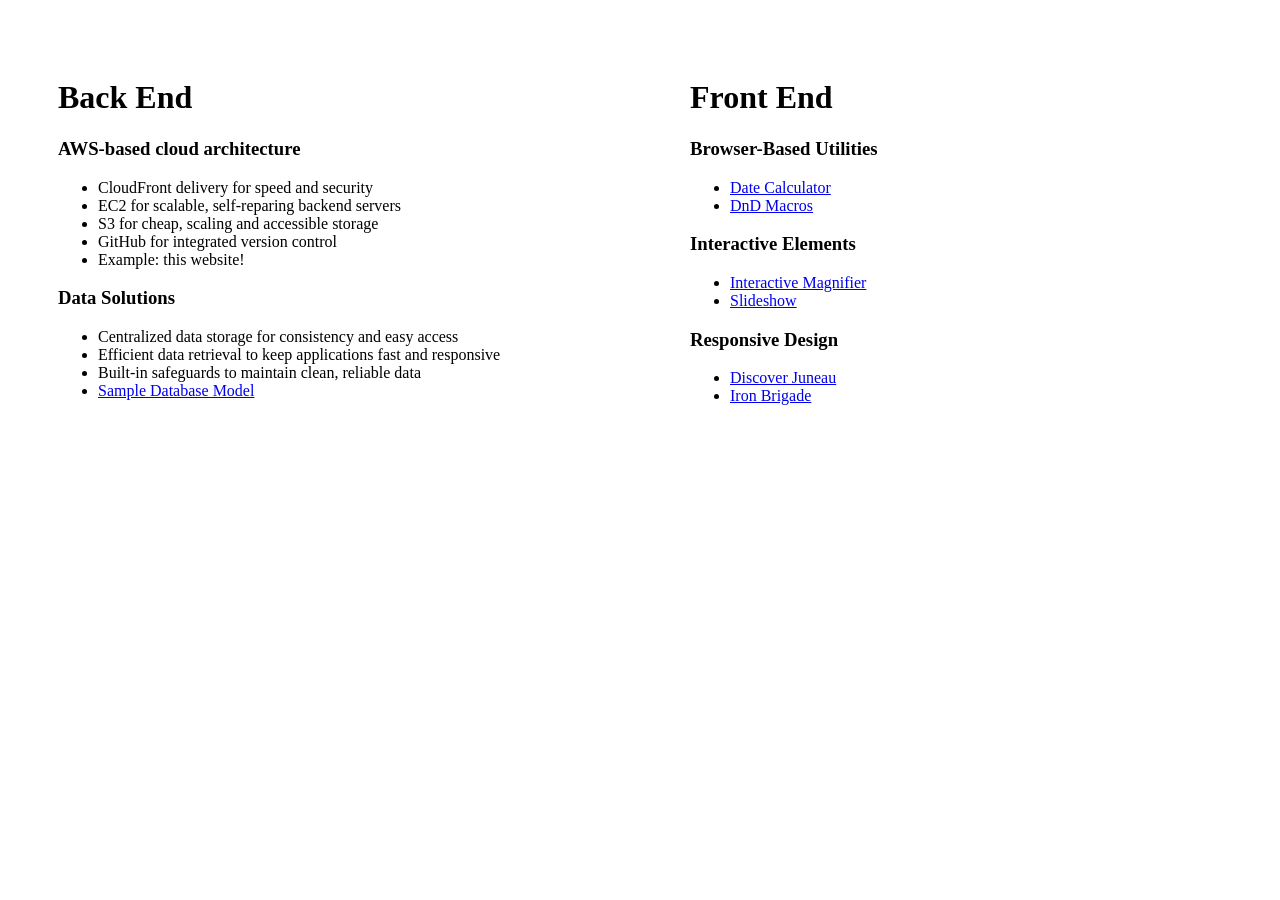
<file: index.html>
<!DOCTYPE html>
<html lang="en">
<head>
  <meta charset="UTF-8">
  <meta name="viewport" content="width=device-width, initial-scale=1.0">
  <link rel="stylesheet" href="style.css">
  <title>Devion Rehbein</title>
</head>
<body>
  <div>
    <h1>Back End</h1>
    <h3>AWS-based cloud architecture</h3>
    <ul>
      <li>CloudFront delivery for speed and security</li>
      <li>EC2 for scalable, self-reparing backend servers</li>
      <li>S3 for cheap, scaling and accessible storage</li>
      <li>GitHub for integrated version control</li>
      <li>Example: this website!</li>
    </ul>
    <h3>Data Solutions</h3>
    <ul>
      <li>Centralized data storage for consistency and easy access</li>
      <li>Efficient data retrieval to keep applications fast and responsive</li>
      <li>Built-in safeguards to maintain clean, reliable data</li>
      <li><a href="images/databaseSample.png">Sample Database Model</a></li>
    </ul>
  </div>
  <div>
    <h1>Front End</h1>
    <h3>Browser-Based Utilities</h3>
    <ul>
      <li><a href="dateCalculator/">Date Calculator</a></li>
      <li><a href="dndMacros/">DnD Macros</a></li>
    </ul>
    <h3>Interactive Elements</h3>
    <ul>
      <li><a href="magnifyZoomer/">Interactive Magnifier</a></li>
      <li><a href="slideshow/">Slideshow</a></li>
    </ul>
    <h3>Responsive Design</h3>
    <ul>
      <li><a href="discoverJuneau/">Discover Juneau</a></li>
      <li><a href="ironBrigade/">Iron Brigade</a></li>
    </ul>
  </div>
</body>
</html>
</file>
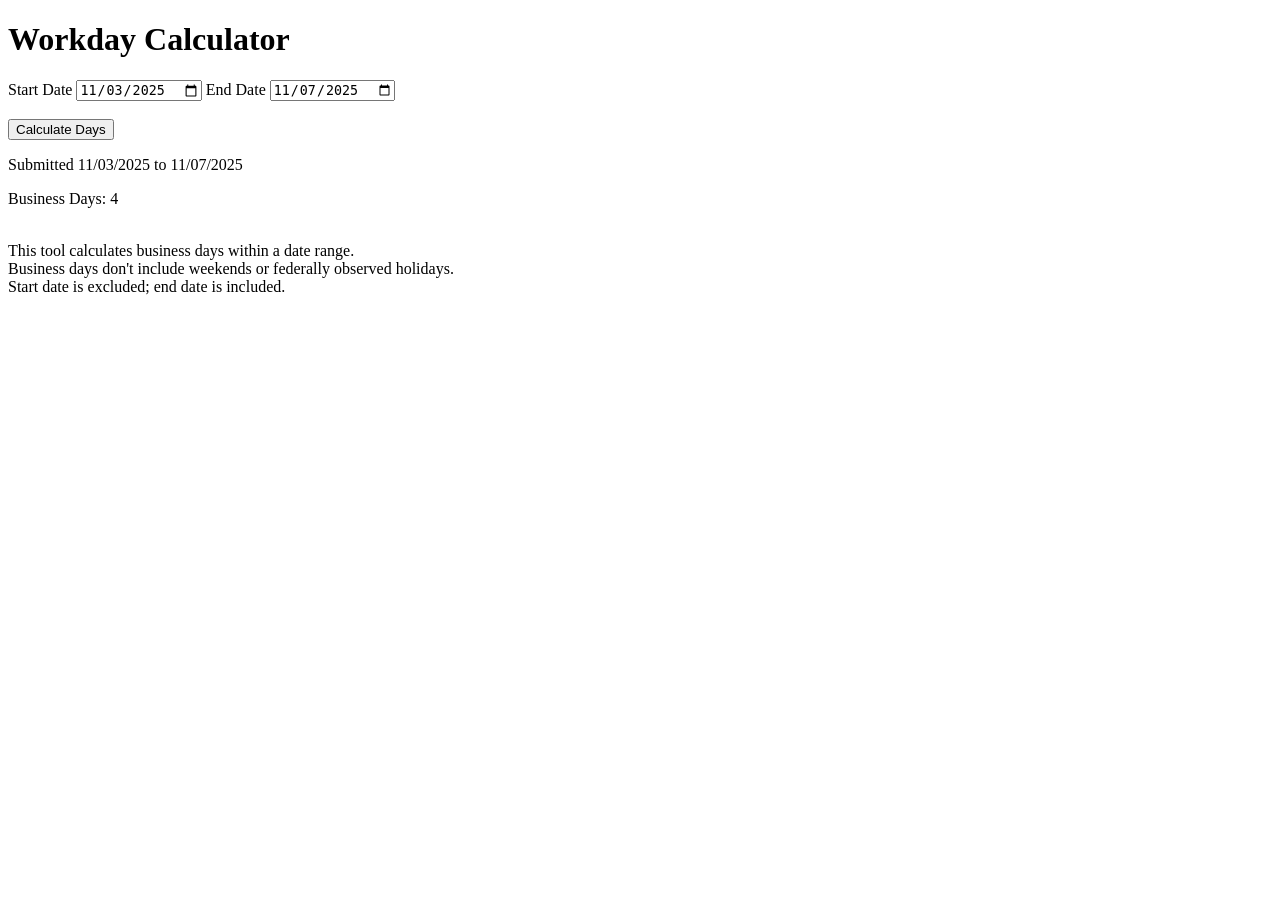
<file: dateCalculator/index.html>
<!DOCTYPE html>
<html lang="en">
<head>
  <meta charset="UTF-8">
  <meta name="viewport" content="width=device-width, initial-scale=1.0">
  <title>Workday Calculator</title>
  <link rel="icon" href="favicon.svg" type="image/svg+xml">
</head>
<body>
  <header>
    <h1>Workday Calculator</h1>
  </header>
  <main>
    <label for="startDate">Start Date</label>
    <input type="date" id="startDate" value="2025-11-03">
    <label for="endDate">End Date</label>
    <input type="date" id="endDate" value="2025-11-07"><br><br>
    <input id="submitButton" type="button" value="Calculate Days" onclick="main()">
    <p id="summary"></p>
    <p id="totalDaysLabel" hidden>Total Days: <span id="totalDays"></span></p>
    <p id="weekendDaysLabel" hidden>Weekend Days: <span id="weekendDays"></span></p>
    <p id="observedHolidaysLabel" hidden>Observed holidays: <span id="observedHolidays"></span></p>
    <p id="businessDaysLabel">Business Days: <span id="businessDays"></span></p>
    <p><br>This tool calculates business days within a date range.<br>Business days don't include weekends or federally observed holidays.<br>Start date is excluded; end date is included.</p>
  </main>
  <script src="js/script.js"></script>
</body>
</html>
</file>
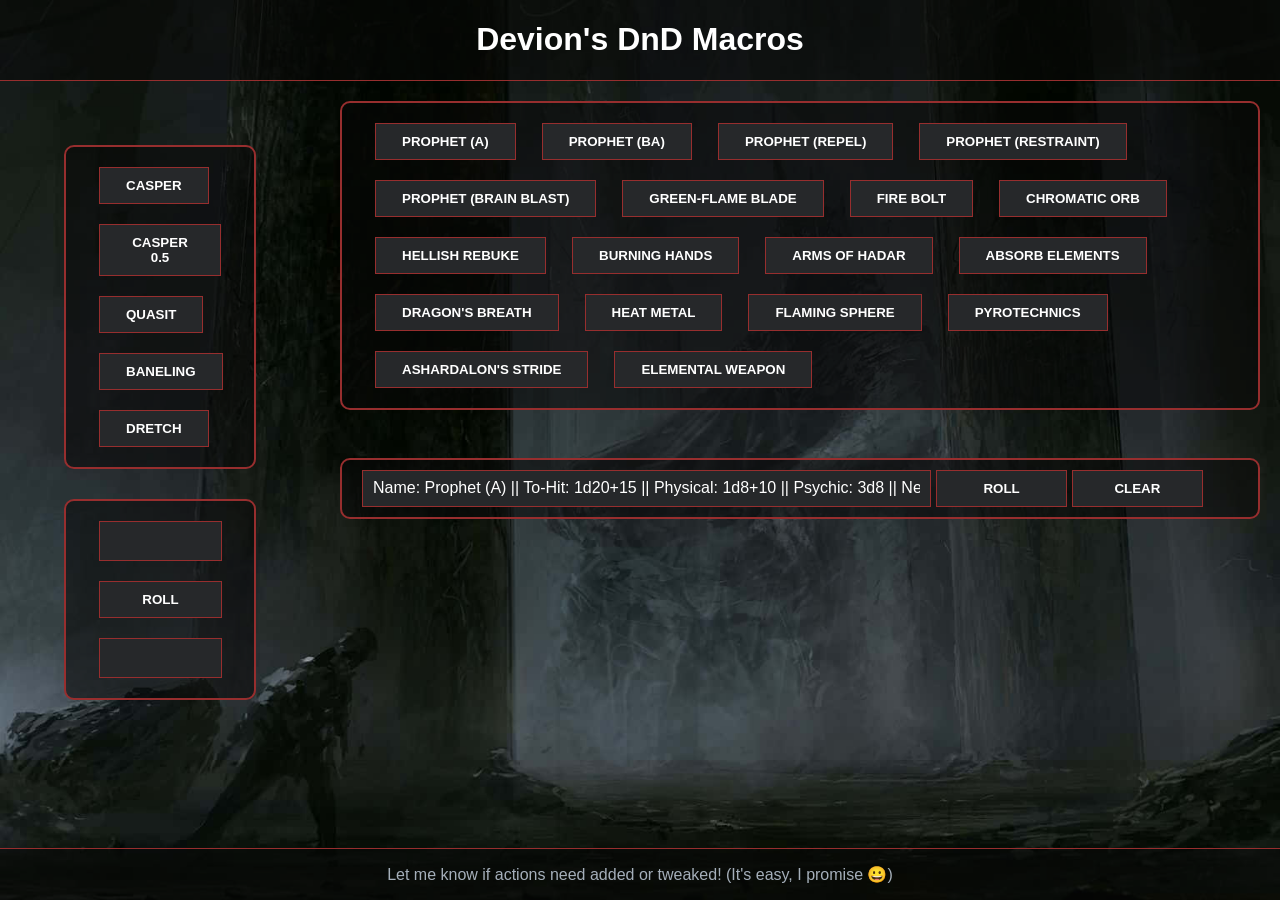
<file: dndMacros/index.html>
<!DOCTYPE html>
<html>
<head>
	<title>Devion's DnD Macros</title>
	<script src="script.js"></script>
	<link rel="stylesheet" href="stylesheet.css">
	<link rel="icon" type="image/png" href="favicon.png">
	<meta name="viewport" content="width=device-width, initial-scale=1.0">
</head>
<body>
	<header>
		<h1 class="title">Devion's DnD Macros</h1>
	</header>
	<section>
		<nav>
			<ul id="charactersCont" class="cont"></ul>
			<div id="freerollCont" class="cont">
				<input class="freerollItem" type="text" id="freeinput" spellcheck="false"></input><br>
				<button class="freerollItem" onClick="freeroll()">Roll</button><br>
				<p class="freerollItem" id="freerollOutput">&nbsp</p>
			</div>
		</nav>
		<article>
			<div id="actionsCont" class="cont"></div><br>
			<div id="inputCont"class="cont">
				<input type="text" id="input" spellcheck="false"></input>
				<button class="inputButton" onClick="roll()">Roll</button>
				<button class="inputButton" onClick="clearActionLog()">Clear</button>
			</div>
			<div id="outputCont" class="cont" hidden="hidden">
				<table class="output" id="output"></table>
			</div>
		</article>
	</section>
	<footer>
		<p class="footerMessage">Let me know if actions need added or tweaked! (It's easy, I promise &#128512;)</p>
	</footer>
</body>
</html>
</file>
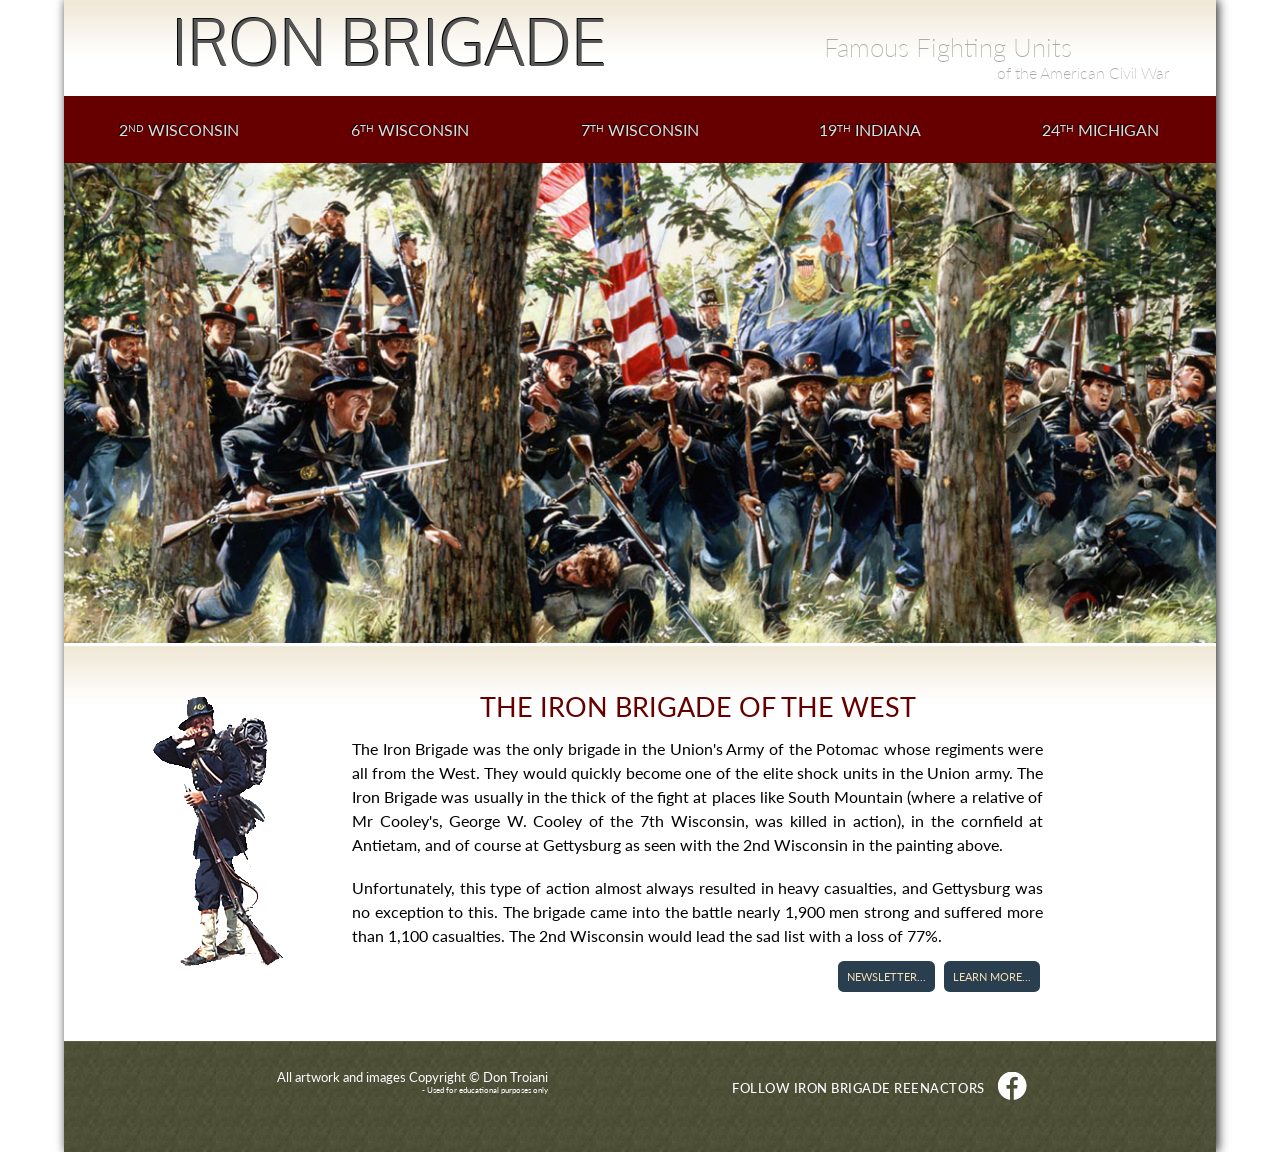
<file: ironBrigade/index.html>
<!DOCTYPE html>
<html lang="en">
<head>
  <title>Iron Brigade</title>
  <meta charset="utf-8">
  <meta name="viewport" content="initial-scale=1.0, width=device-width">
  <!-- Make width of browser's viewport equal
      to width of the device's screen -->
  
  <link href="css/styles.css" rel="stylesheet">
  
  <link href='https://fonts.googleapis.com/css?family=Lato' rel='stylesheet' type='text/css'>
  <link href='https://fonts.googleapis.com/css?family=Oxygen' rel='stylesheet' type='text/css'>
</head>

<body>
    
  <div id="wrapper">

    <header class="mainHeader">
      <h1>Iron Brigade</h1>
      <h2>Famous Fighting Units <br><span class="acw">of the American Civil War</span></h2>
    </header>
    
    <nav class="mainNav">
      <ul>
        <li><a href="#">2<sup>nd</sup> Wisconsin</a></li>
        <li><a href="#">6<sup>th</sup> Wisconsin</a></li>
        <li><a href="#">7<sup>th</sup> Wisconsin</a></li>
        <li><a href="#">19<sup>th</sup> Indiana</a></li>
        <li><a href="#">24<sup>th</sup> Michigan</a></li>
      </ul>
    </nav>
    
    <div class="banner">
      <img src="images/banner.jpg" alt="The 2nd Wisconsin at Gettysburg by Don Troiani" srcset="images/banner_400.jpg 760w, images/banner_800.jpg 800w, images/banner.jpg 1000w" sizes="(max-width: 400px) 100vw, (min-width: 768px) 80vw, (min-width: 1000px) 100vw">
      
      <!--  Note that for min-width of 768px at 80% of the viewport, the device's screen width would need to reach 1001px before the browser switches to the 1000px wide version of banner.jpg.  This is because it uses a ratio of the width descriptor value divided by the actual screen width * viewport width percentage.  eg screen width of 1001px * .8 (80vw) = 800.8.  Then the ratio of 800w (width descriptor) / 800.8 < 1 so the browser will step up from banner_800.jpg to use banner.jpg (which is 1000px wide) so its ratio value is > 1 again... 

      Also, note that even in Firefox's Responsive Design Mode, you will need to manually alter the width values to see this work as it would on an actual physical device.  The device built-in values don't seem to update the browser correctly.  :-( -->
    </div>
    
    <main>
        
      <div class="soldierPic">
        <img src="images/secondwi.png" id="secondWI" alt="Private of the 2nd Wisconsin by Don Troiani">
      </div>
      
      <article class="about">
        <h2>The Iron Brigade of the West</h2>
        <p>The Iron Brigade was the only brigade in the Union's Army of the Potomac whose regiments were all from the West. They would quickly become one of the elite shock units in the Union army. The Iron Brigade was usually in the thick of the fight at places like South Mountain (where a relative of Mr Cooley's, George W. Cooley of the 7th Wisconsin, was killed in action), in the cornfield at Antietam, and of course at Gettysburg as seen with the 2nd Wisconsin in the painting above.</p><br>

        <p>Unfortunately, this type of action almost always resulted in heavy casualties, and Gettysburg was no exception to this. The brigade came into the battle nearly 1,900 men strong and suffered more than 1,100 casualties.  The 2nd Wisconsin would lead the sad list with a loss of 77%.</p>
        
        <a href="casualties.html" style="margin-left: 5px;">Learn More...</a>
        <a href="newsletterForm.html">Newsletter...</a>
      </article>

      <aside class="advert">
        <h3>Advertisement:</h3>
        <p>Supply all of your Iron Brigade reenacting equipment needs at: <br><br>
        <a href="#">The Regimental Quartermaster</a>
        </p>
        <br>
        <h4>Supplying the troops<br> for over 50 years</h4>
        <br>
        <address>
          49 Steinwehr Avenue<br>
          Gettysburg, PA 17325
        </address>
      </aside>
    
    </main>
    
    <footer class="mainFooter">
      <p class="copyRight">All artwork and images Copyright &copy; Don Troiani<br><span class="educational"> - Used for educational purposes only</span></p>
      
      <div class="fb">
        <span class="fbText">Follow Iron Brigade Reenactors</span>
        
        <a href="#"><img src="images/fb.png" width="29" height="29" alt="fb"></a>
      </div>
    </footer>

  </div>

</body>
</html>
</file>
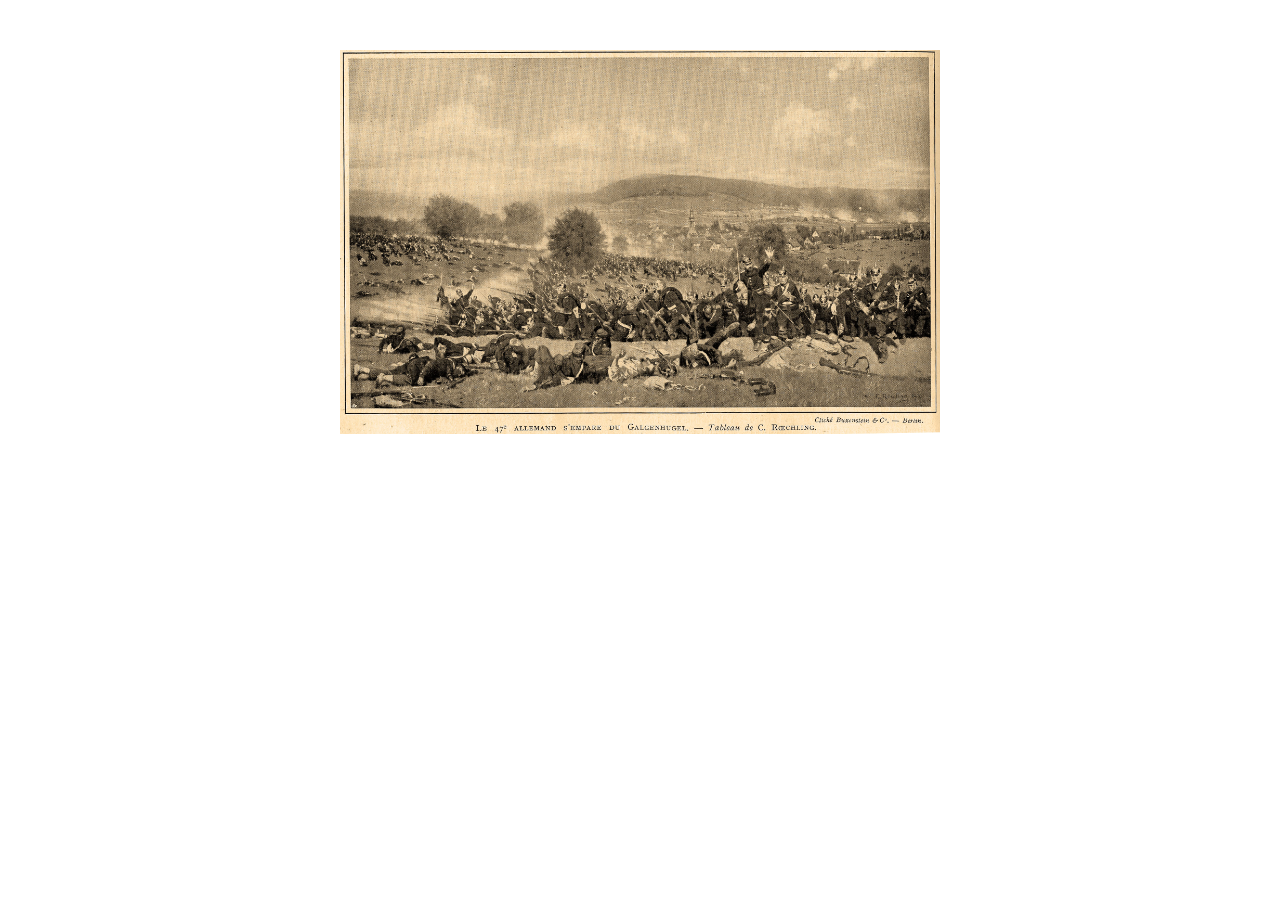
<file: magnifyZoomer/index.html>
<!DOCTYPE html>
<html lang="en">
<head>
	<title>Zoom with Magnifying Glass using CSS and jQuery</title>
	<meta charset="utf-8">
	
	<link href="css/styles.css" rel="stylesheet">
</head>

<body>

	<!-- Lets make a simple image magnifier -->
	<div class="magnify">
		
		<!-- This is the magnifying glass which will contain the original/large version -->
		<div class="large"></div>
		
		<!-- This is the small image -->
		<!-- Normally, this image is 2308 x 1476 (large image dimensions)
		     but here we are shrinking it to be displayed at 600 pixels wide -->
		<img class="small" src="images/Galgenberg_orig.jpg" width="600">
		
	</div>

	<!-- Time for jquery action - access scripts here -->
	<script src="js/magnify.js"></script>

</body>
</html>
</file>
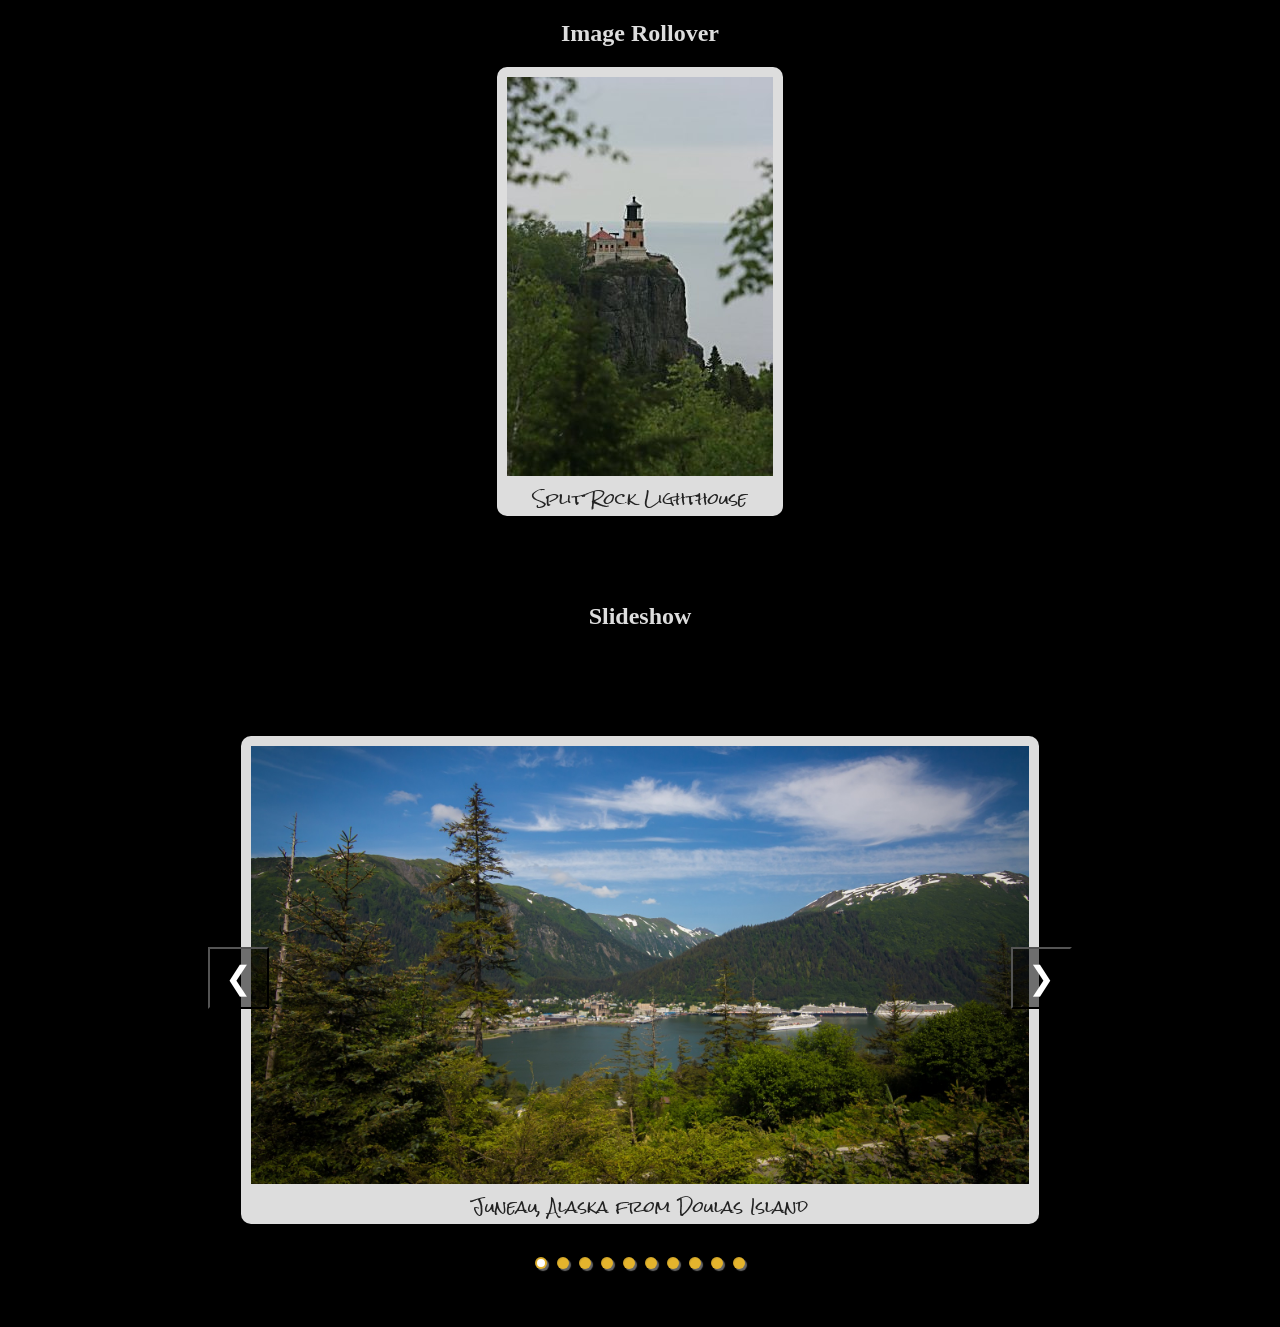
<file: slideshow/index.html>
<!DOCTYPE html>
<html lang="en">

<head>
	<title>JavaScript Image Rollover Example</title>
	<meta charset="utf-8">

	<link href="css/styles.css" rel="stylesheet">
	
  <link rel="preconnect" href="https://fonts.googleapis.com">
  <link rel="preconnect" href="https://fonts.gstatic.com" crossorigin>
  <link href="https://fonts.googleapis.com/css2?family=Rock+Salt&display=swap" rel="stylesheet">
</head>


<body>

	<div id="wrapper">

		<h2>Image Rollover</h2>

		<img src="images/picLighthouse.jpg" id="northShorePic">
		<p class="picCaption">Split Rock Lighthouse</p>

		<h2>Slideshow</h2>

    <div class="slider">
      <div class="slides">
        <img src="images/pics/pic1.jpg" alt="Juneau, Alaska" class="slide">
        <p class="picCaption">Juneau, Alaska from Doulas Island</p>
      </div>
      <button class="prev">&#10094</button>
      <button class="next">&#10095</button>
    </div>
	</div>

	<script src="js/rollOver.js"></script>
	<script src="js/slideshow.js"></script>

</body>
</html>
</file>
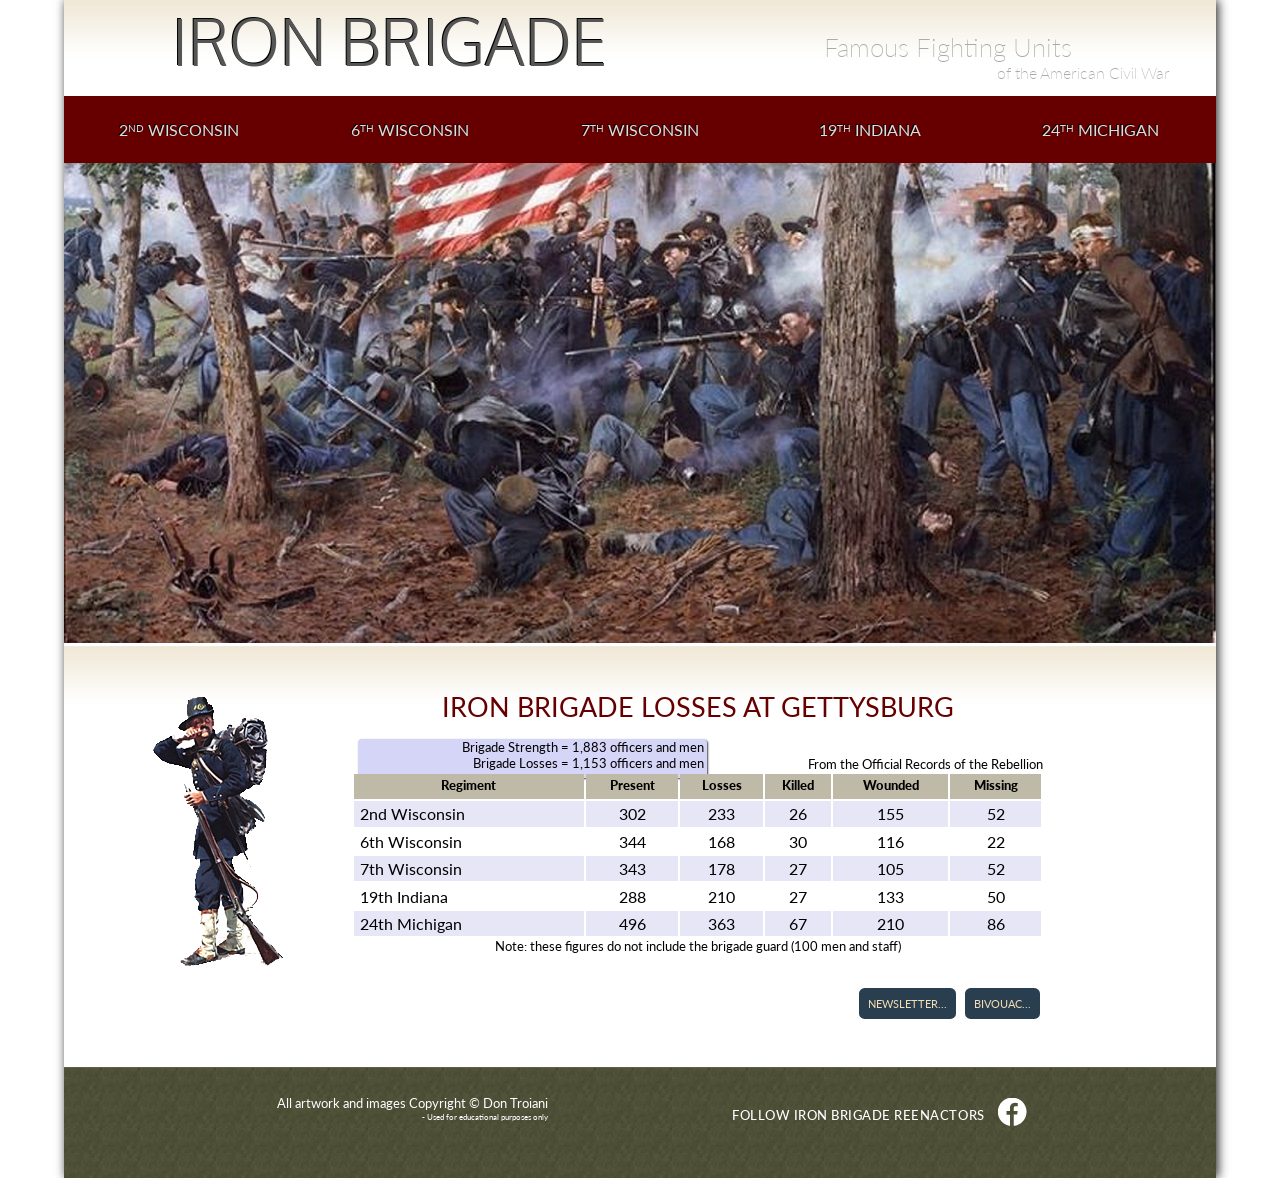
<file: ironBrigade/casualties.html>
<!DOCTYPE html>
<html lang="en">
  <head>
    <title>Iron Brigade Casualties</title>
    <meta charset="utf-8">
    <meta name="viewport" content="initial-scale=1.0, width=device-width">
    <!-- Make width of browser's viewport equal
         to width of the device's screen -->
    
    <link href="css/styles.css" rel="stylesheet">
    <link href="css/casualties.css" rel="stylesheet">
    
    <link href='https://fonts.googleapis.com/css?family=Lato' rel='stylesheet' type='text/css'>
    <link href='https://fonts.googleapis.com/css?family=Oxygen' rel='stylesheet' type='text/css'>
  </head>
    
  <body>
  
    <div id="wrapper">
    
      <header class="mainHeader">
        <h1>Iron Brigade</h1>
        <h2>Famous Fighting Units <br><span class="acw">of the American Civil War</span></h2>
      </header>
        
      <nav class="mainNav">
        <ul>
          <li><a href="#">2<sup>nd</sup> Wisconsin</a></li>
          <li><a href="#">6<sup>th</sup> Wisconsin</a></li>
          <li><a href="#">7<sup>th</sup> Wisconsin</a></li>
          <li><a href="#">19<sup>th</sup> Indiana</a></li>
          <li><a href="#">24<sup>th</sup> Michigan</a></li>
        </ul>
      </nav>
        
      <div class="banner">
        <img src="images/banner2.jpg" alt="The 2nd Wisconsin at Gettysburg by Don Troiani" srcset="images/banner2_400.jpg 400w, images/banner2_800.jpg 800w, images/banner2.jpg 1000w" sizes="(max-width: 400px) 100vw, (min-width: 768px) 80vw, (min-width: 1000px) 100vw">
      </div>
        
      <main>
            
        <div class="soldierPic">
          <img src="images/secondwi.png" id="secondWI" alt="Private of the 2nd Wisconsin by Don Troiani">
        </div>
            
        <article class="about">
          <h2>Iron Brigade Losses at Gettysburg</h2>
          <br>
          
          <!-- Table showing Iron Brigade Losses at Gettysburg goes here... -->
          <table>
            <caption>From the Official Records of the Rebellion</caption>

            <thead>
              <tr>
                <th>Regiment</th>
                <th>Present</th>
                <th>Losses</th>
                <th>Killed</th>
                <th>Wounded</th>
                <th>Missing</th>
              </tr>
            </thead>

            <tbody>
              <tr>
                <td>2nd Wisconsin</td>
                <td>302</td>
                <td>233</td>
                <td>26</td>
                <td>155</td>
                <td>52</td>
              </tr>
              <tr>
                <td>6th Wisconsin</td>
                <td>344</td>
                <td>168</td>
                <td>30</td>
                <td>116</td>
                <td>22</td>
              </tr>
              <tr>
                <td>7th Wisconsin</td>
                <td>343</td>
                <td>178</td>
                <td>27</td>
                <td>105</td>
                <td>52</td>
              </tr>
              <tr>
                <td>19th Indiana</td>
                <td>288</td>
                <td>210</td>
                <td>27</td>
                <td>133</td>
                <td>50</td>
              </tr>
              <tr>
                <td>24th Michigan</td>
                <td>496</td>
                <td>363</td>
                <td>67</td>
                <td>210</td>
                <td>86</td>
              </tr>
            </tbody>

            <tfoot>
              <tr>
                <td colspan="6">Note: these figures do not include the brigade guard (100 men and staff)</td>
              </tr>
            </tfoot>
          </table>

          <aside>
            Brigade Strength = 1,883 officers and men<br>
            Brigade Losses = 1,153 officers and men
          </aside>
					
          <a href="index.html" style="margin-left: 5px;">Bivouac...</a>
					<a href="newsletterForm.html">Newsletter...</a>
        </article>
        
      </main>
        
      <footer class="mainFooter">
        <p class="copyRight">All artwork and images Copyright &copy; Don Troiani<br><span class="educational"> - Used for educational purposes only</span></p>
            
        <div class="fb">
          <span class="fbText">Follow Iron Brigade Reenactors</span>
                
          <a href="#"><img src="images/fb.png" width="29" height="29" alt="fb"></a>
        </div>
      </footer>
    
    </div>
  
  </body>
</html>
</file>
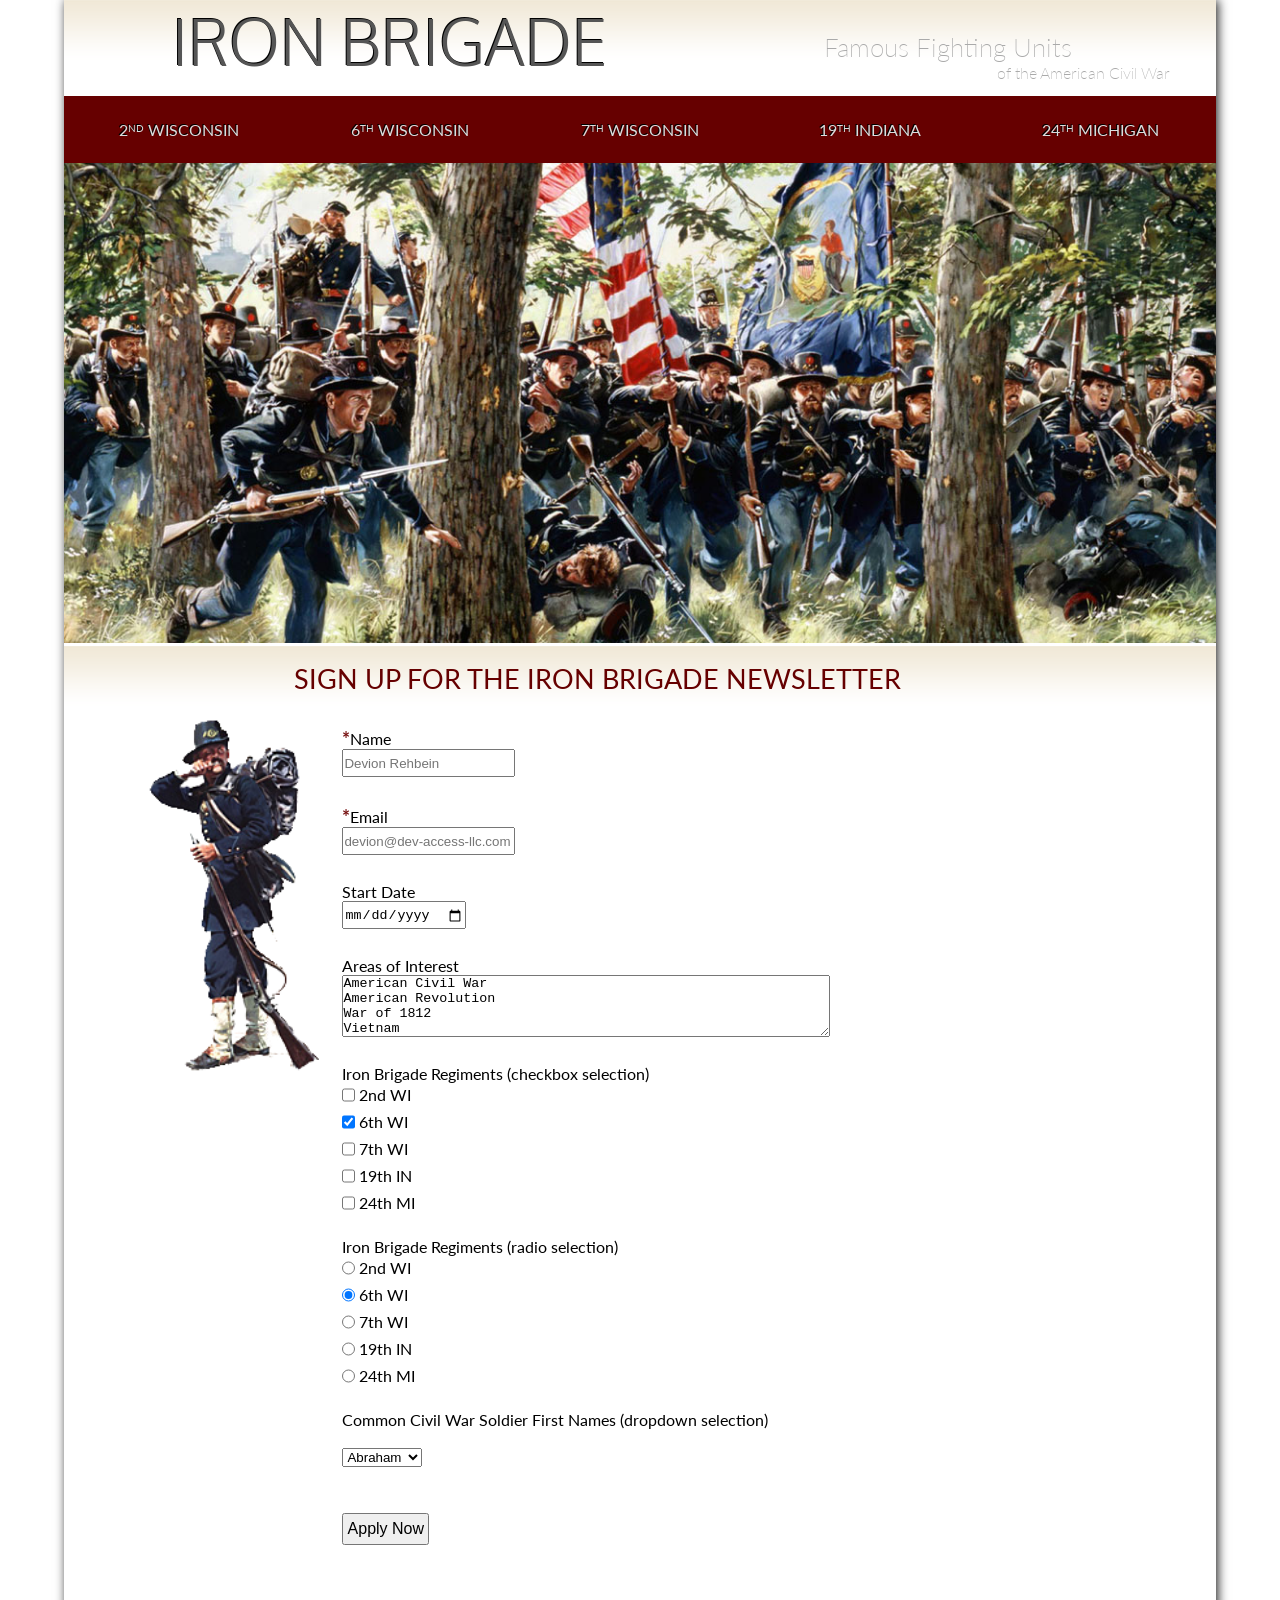
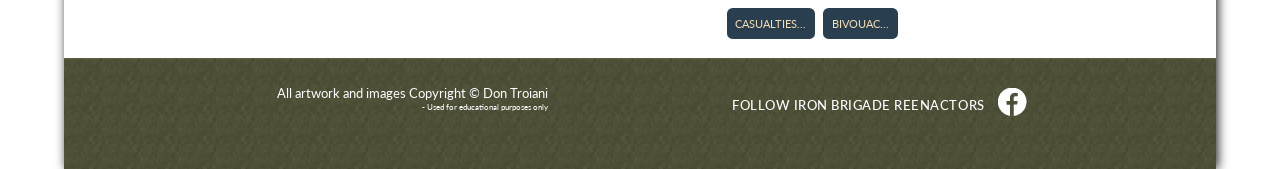
<file: ironBrigade/newsletterForm.html>
<!DOCTYPE html>
<html lang="en">
  <head>
    <title>Iron Brigade Newsletter</title>
    <meta charset="utf-8">
    <meta name="viewport" content="initial-scale=1.0, width=device-width">
    <!-- Make width of browser's viewport equal
         to width of the device's screen -->

    <link href="css/styles.css" rel="stylesheet">
    <link href="css/newsletterForm.css" rel="stylesheet">

    <link href='https://fonts.googleapis.com/css?family=Lato' rel='stylesheet' type='text/css'>
    <link href='https://fonts.googleapis.com/css?family=Oxygen' rel='stylesheet' type='text/css'>
  </head>

  <body>

    <div id="wrapper">

      <header class="mainHeader">
        <h1>Iron Brigade</h1>
        <h2>Famous Fighting Units <br><span class="acw">of the American Civil War</span></h2>
      </header>

      <nav class="mainNav">
        <ul>
          <li><a href="#">2<sup>nd</sup> Wisconsin</a></li>
          <li><a href="#">6<sup>th</sup> Wisconsin</a></li>
          <li><a href="#">7<sup>th</sup> Wisconsin</a></li>
          <li><a href="#">19<sup>th</sup> Indiana</a></li>
          <li><a href="#">24<sup>th</sup> Michigan</a></li>
        </ul>
      </nav>

      <div class="banner">
        <img src="images/banner.jpg" alt="The 2nd Wisconsin at Gettysburg by Don Troiani" srcset="images/banner_400.jpg 400w, images/banner_800.jpg 800w, images/banner.jpg 1000w" sizes="(max-width: 400px) 100vw, (min-width: 768px) 80vw, (min-width: 1000px) 100vw">
      </div>

      <main>

        <div class="soldierPic">
          <img src="images/secondwi.png" id="secondWI" alt="Private of the 2nd Wisconsin by Don Troiani">
        </div>

        <section class="feedbackForm">

          <h2>Sign up for the Iron Brigade Newsletter</h2>
          <br>

          <form action="" method="post">
            <label for="myName"><span>*</span>Name</label>
            <input type="text" name="myName" id="myName" required placeholder="Devion Rehbein">
            <br> 

            <label for="myEmail"><span>*</span>Email</label>
            <input type="email" name="myEmail" id="myEmail" required placeholder="devion@dev-access-llc.com">
            <br>

            <label for="myDate">Start Date</label>
            <input type="date" name="myDate" id="myDate">
            <br>

            <label for="myInterests">Areas of Interest</label>
            <textarea name="myInterests" id="myInterests" cols="40" rows="4">American Civil War&#013;American Revolution&#013;War of 1812&#013;Vietnam&#013;The Great Emu War</textarea>
            <br>

            <!-- Checkboxes -->

            <span class="ironBrigadeText">Iron Brigade Regiments (checkbox selection)</span><br>

            <input type="checkbox" name="2ndWI" id="2ndWI" value="yes">
            <span class="relatedText">2nd WI</span><br>

            <input type="checkbox" name="6thWI" id="6thWI" value="yes" checked>
            <span class="relatedText">6th WI</span><br>

            <input type="checkbox" name="7thWI" id="7thWI" value="yes">
            <span class="relatedText">7th WI</span><br>

            <input type="checkbox" name="19thIN" id="19thIN" value="yes">
            <span class="relatedText">19th IN</span><br>

            <input type="checkbox" name="24thMI" id="24thMI" value="yes">
            <span class="relatedText">24th MI</span><br><br>

            <!-- Radio Buttons -->

            <span class="ironBrigadeText">Iron Brigade Regiments (radio selection)</span><br>

            <input type="radio" name="regiment" class="regiment" value="yes">
            <span class="relatedText">2nd WI</span><br>

            <input type="radio" name="regiment" class="regiment" value="yes" checked>
            <span class="relatedText">6th WI</span><br>

            <input type="radio" name="regiment" class="regiment" value="yes">
            <span class="relatedText">7th WI</span><br>

            <input type="radio" name="regiment" class="regiment" value="yes">
            <span class="relatedText">19th IN</span><br>

            <input type="radio" name="regiment" class="regiment" value="yes">
            <span class="relatedText">24th MI</span><br><br>

            <!-- Selection Dropdown -->
            <label for="soldierNames">Common Civil War Soldier First Names (dropdown selection)</label><br>
            <select name="soldierNames[]" id="soldierNames">
              <option value="Abe">Abraham</option>
              <option value="Neze">Ebenezer</option>
              <option value="Gerty">Gertrude</option>
              <option value="Ram">Ephram</option>
              <option value="Franky">Frankford</option>
            </select>

            <br><br>

            <input type="submit" name="Go" id="Go" value="Apply Now">

          </form>

          <br>
          <a href="index.html" style="margin-left: 5px;">Bivouac...</a>          <a href="casualties.html">Casualties...</a>
        </section>

      </main>

      <footer class="mainFooter">
        <p class="copyRight">All artwork and images Copyright &copy; Don Troiani<br><span class="educational"> - Used for educational purposes only</span></p>

        <div class="fb">
          <span class="fbText">Follow Iron Brigade Reenactors</span>

          <a href="#"><img src="images/fb.png" width="29" height="29" alt="fb"></a>
        </div>
      </footer>

    </div>

  </body>
</html>
</file>
<file: style.css>
* {
  box-sizing: border-box;
}

body > div {
  width: 50%;
  float: left;
  padding-left: 50px;
  padding-top: 50px;
}
</file>
<file: dndMacros/stylesheet.css>
* {
	box-sizing: border-box;
}

html {
	background: url(background.jpg) no-repeat center center fixed;
	-webkit-background-size: cover;
	-moz-background-size: cover;
	-o-background-size: cover;
	background-size: cover;
}

body {
	margin: 0;
	padding: 0;
	display: flex;
	flex-direction: column;
	min-height: 100vh;
	font-family: Roboto, Helvetica, sans-serif;

}

header {
	z-index: 2;
	background-color: rgba(9, 8, 9, 0.55);
	border-bottom: 1px solid #972e2e;
	text-align: center;
}

.title {
	color: #FFFFFF;
}

section {
	z-index: 0;
	display: flex;
	flex: 1;
}

nav {
	/*background-color: rgba(255, 255, 255, 0.2);*/
	float: left;
	width: 25%;
	min-width: 310px;
	padding: 5%;
}

nav ul {
	list-style: none;
	margin: 0;
	padding: 25px;
}
nav ul li {
	display: flex;
}

button {
	background-color: #26282a;
	color: #fff;
	border: 1px solid #972e2e;
	font-weight: 800;
	text-transform: uppercase;
	padding: 10px 26px;
	margin: 10px 13px;
}

.freerollItem {
	background-color: #26282a;
	color: #fff;
	width: 83%;
	border: 1px solid #972e2e;
	padding: 10px 26px;
	margin: 10px 13px;
}

article {
	float: left;
	padding: 20px;
	width: 75%;
}

label {
	margin: 0 3%;
	display: inline-block;
	width: auto;
	color: #fff;
	font-weight: 500;
	font-size: 1em;
}

input {
	background-color: #26282a;
	color: #fff;
	border: 1px solid #972e2e;
	width: 65%;
	font-size: 1em;
	padding: 8.5px 10px;
}

input:focus {
	outline: 3px solid #972e2e;
}

.inputButton {
	width: 15%;
	min-width: 100px;
	margin: 0;
}

.cont {
	margin-bottom: 30px;
	padding: 10px 20px;
	border: 2px solid #972e2e;
	border-radius: 10px;
	background-color: rgba(9, 8, 9, 0.55);
}

table {
	width: 100%;
	border-spacing: 20px 10px;
}

th, td {
	border: 1px solid #972e2e;
}

th, td {
	padding: 10px;
	text-align: center;
	color: #fff;
	background-color: #26282a;
}

section::after {
	content: "";
	display: table;
	clear: both;
}

footer {
	background-color: rgba(9, 8, 9, 0.55);
	border-top: 1px solid #972e2e;
	z-index: 1;
	text-align: center;
}

.footerMessage {
	color: #a5afba;
}

@media (max-width: 600px) {
	section {
		display: block;
	}

	nav, article {
		width: 100%;
		height: auto;
	}

	nav ul li {
		display: inline-block;
	}

	input {
		width: 100%;
		margin-bottom: 15px;
	}

	.roll {
		width: 100%;
	}
}
</file>
<file: ironBrigade/css/styles.css>
/* Mobile First Design - starting with phone - up to 500px wide 

Smaller to larger where the default CSS (CSS that is NOT inside a media query) will be for the smallest viewport width we are supporting. */

* {
  margin: 0;
  padding: 0;
}

body {
  font-family: 'Lato', Arial, sans-serif;
}

/*  Note that %'s used on widths, margin, padding, etc... are always a percentage of the container element's width, etc... */
#wrapper {
  width: 90%;
  /* border: 1px solid red; */
  margin: 0 auto;
  box-shadow: .125em 0 .625em #222;
  position: relative;
}

.mainHeader {
  width: 100%;
  background: url(../images/bg.png) repeat-x;
  height: 4em;
  position: relative;
}

.mainHeader > h1 {
  /* border: 1px solid green; */
  width: 96%;
  padding-left: 4%;
  font-family: Oxygen, sans-serif;
  font-size: 1.5em;
  font-weight: 600;
  text-transform: uppercase;
  color: #555;
}

.mainHeader > h2 {
  font-size: .8em;
  /* border: 1px solid red; */
  width: 60%;
  font-weight: 400;
  color: #888;
  line-height: 90%;
  margin: 1% 4% 0 12%;
}

.acw {
  font-size: .8em;
  padding-left: 15%;
}

.mainNav {
  min-height: 5em;
  background-color: #660000;
}

.mainNav > ul {
  list-style: none;
  text-align: center;
  /* border: 1px solid yellow; */
}

.mainNav li {
  /* display: inline; */
  float: left;
  width: 33.3%;
}

.mainNav li:nth-child(4) {
  clear: left;
  float: left;
  margin-left: 16%;
}

.mainNav a {
  text-decoration: none;
  color: #fff;
  display: inline-block;
  font-size: .7em;
  padding: 8% 0 6%;
  font-weight: 500;
  text-transform: uppercase;
  text-shadow: -1px -1px 0 #000;
}

.mainNav a:hover {
  background-color: #4d0000;
}

.mainNav sup {
  font-size: .6em;
  position: relative;
  top: .4em;
}

/* .banner {
  width: 100%;
  border: 1px solid blue;
  display: none;
} */

.banner > img {
  max-width: 100%;
}

main {
  /* border: 1px solid orange; */
  background: url(../images/bg.png) repeat-x;
  padding-top: 1em;
  min-height: 20em;
}

main > .soldierPic {
  /* border: 1px solid red; */
  position: absolute;
  top: 0;
  right: .625em;
}

#secondWI {
  width: 2em;
}

main > .about {
  margin: 0 6% 2.4% 5%;
  width: 90%;
  text-align: justify;
  position: relative;
}

main > .about h2,
.feedbackForm h2 {
  color: #660000;
  font-size: .9em;
  font-weight: 600;
  text-align: center;
  text-transform: uppercase;
  margin-bottom: 2%;
}

main > .about p {
  font-size: .8em;
  line-height: 1.4em;
}

main > .about a,
main > .feedbackForm a {
  text-decoration: none;
  color: wheat;
  background-color: #293f50;
  padding: .8em;
  text-transform: uppercase;
  font-size: .7em;
  margin: 2% .5% 3%;
  border-radius: .5em;
  float: right;
}

main > .about a:hover,
main > .feedbackForm a:hover {
  text-decoration: underline;
}

.advert {
  display: none;
}

.mainFooter {
  clear: both;
  background: url(../images/footerBG.jpg);
  border-top: ridge 2px #606044;
  padding-top: 3%;
  color: #fff;
  min-height: 3em;
  font-size: .75em;
  height: 6em;
}

.copyRight {
  width: 90%;
  /* border: 1px solid red; */
  margin-left: 4%;
  text-align: center;
  height: 3em;
  line-height: 100%;
}

.educational {
  font-size: .8em;
}

.fb {
  width: 90%;
  text-align: center;
  height: 3em;
  font-size: .9em;
  margin: 0 4%;
}

.fbText {
  display: inline-block;
  font-weight: 500;
  letter-spacing: .06em;
  text-transform: uppercase;
  margin-right: .8em;
  position: relative;
  top: -.9em;
}

.fb > a {
  display: inline-block;
}

/* Media query that will set up the CSS to be applied (and will potentially override some of the inherited CSS from above) to devices with a viewport screen with a minimum width of 768px (48rem) */

/* Tablet (portrait mode) breakpoint */

@media screen and (min-width: 48rem) {

  .mainHeader {
    height: 5em;
  }

  .mainHeader > h1 {
    float: left;
    width: 50%;
    padding-left: 9.4%;
    font-size: 3em;
    font-weight: 300;
    text-shadow: -1px -1px 0 #000;
  }

  .mainHeader > h2 {
    float: right;
    font-size: 1.2em;
    width: 30%;
    font-weight: 200;
    color: #aaa;
    line-height: 100%;
    margin: 3% 4% 0 0;
  }

  .acw {
    float: right;
    font-size: .64em;
    padding-left: 0;
  }

  .mainNav {
    min-height: 2.8em;
  }

  .mainNav li {
    display: inline-block;
    width: 20%;
  }

  .mainNav li:nth-child(4) {
    clear: none;
    margin-left: 0;
  }

  .mainNav a {
    font-size: .8em;
    color: #ddd;
  }

  .mainNav sup {
    top: .2em;
  }

  main {
    display: flex;
  }

  main > .soldierPic {
    position: static;
    width: 20%;
    margin: 2.4% 0 3%;
  }

  #secondWI {
    width: 9.625em;
    float: right;
    max-width: 100%;
  }

  main > .about {
    margin: 2.4% 6% 2.4% 5%;
    width: 60%;
  }

  main > .about h2,
  .feedbackForm h2 {
    font-size: 1.3em;
    font-weight: normal;
  }

  main > .about p {
    font-size: .92em;
    line-height: 1.5em;
  }

  .mainFooter {
    border-top: 1px solid #606044;
    padding: 2.6% 0 1.4%;
    font-size: .8em;
    height: 5em;
  }

  .educational {
    font-size: .6em;
  }

  .fbText {
    letter-spacing: .04em;
    top: -.8em;
  }

}


/* Media query breakpoint for normal desktop (1024px = 64rem) on up */
@media screen and (min-width: 64rem) {

  .mainHeader {
    height: 6em;
  }

  .mainHeader > h1 {
    font-size: 4em;
  }

  .mainHeader > h2 {
    font-size: 1.6em;
  }

  .mainNav {
    min-height: 4.2em;
  }

  .mainNav li {
    position: relative;
    top: .375rem;
  }

  .mainNav a {
    font-size: 1em;
    font-weight: normal;
  }

  .mainNav sup {
    top: .225em;
  }

  main > .about h2,
  .feedbackForm h2 {
    font-size: 1.7em;
  }

  main > .about p {
    font-size: 1em;
  }

  .copyRight {
    float: left;
    width: 40%;
    margin-left: 2%;
    text-align: right;
    height: auto;
    line-height: 90%;
  }

  .fb {
    float: right;
    width: 40%;
    margin-right: 2%;
    text-align: left;
    font-size: 1em;
  }

  .fbText {
    top: -.6em;
  }

}

/* Media Query breakpoint for higher resolution desktop (1400px = 87.5rem) on up... */
@media screen and (min-width: 87.5rem) {

  .mainHeader > h2 {
    margin: 0;
    position: relative;
    top: 2.25rem;
    right: 2.875rem;
  }

  .acw {
    margin-right: 10%;
  }

  .mainNav {
    min-height: 6.4em;
  }

  .mainNav li {
    top: 1rem;
  }

  .mainNav a {
    font-size: 1.4em;
  }

  .mainNav sup {
    top: .15em;
  }

  #secondWI {
    width: 12.625em;
  }

  main > .about h2,
  .feedbackForm h2 {
    font-size: 2em;
  }

  main > .about p {
    font-size: 1.2em;
    line-height: 1.4em;
  }

  .advert {
    display: block;
    border-top: 1.875rem ridge rgba(53, 46, 46, .6);
    border-bottom: .1875rem ridge rgba(53, 46, 46, .6);
    background-color: rgba(53, 46, 46, .1);
    position: relative;
    top: 2.3rem;
    right: 2rem;
    height: 12.5rem;
    width: 21.25rem;
    padding: .5rem;
    text-align: center;
  }

  .advert h3 {
    color: #ddd;
    text-shadow: -1px -3px 0 rgb(53, 46, 46);
    font-size: 1.2rem;
    letter-spacing: .125rem;
    font-weight: normal;
    position: absolute;
    top: -1.75rem;
    left: .625rem;
  }

  .advert a {
    color: rgb(53, 46, 46);
  }

  main > .about a,
  main > .feedbackForm a {
    font-size: 1em;
  }

}
</file>
<file: magnifyZoomer/css/styles.css>
/* Reset margin and padding */
* {
	margin: 0; 
	padding: 0;
}

.magnify {
	position: relative;
	width: 37.5rem;
	margin: 3.125rem auto;
}

.large {
	position: absolute;
	width: 12.5rem;
	height: 9.5rem;
	border-radius: 40%;
	box-shadow: 0 0 0 .625rem rgba(80, 80, 80, 0.5),
							0 0 .438rem .438rem rgba(20, 20, 20, 0.8),
							inset 0 0 2.5rem .125rem rgba(0, 0, 0, 0.8);
	background: url('../images/Galgenberg_orig.jpg') no-repeat;
	display: none;
	opacity: 0;
  transition: opacity .1s ease-in-out;
}
</file>
<file: slideshow/css/styles.css>
body {
	font-family: 'Rock Salt', 'Trebuchet MS', sans-serif;
	color: #ddd;
	background-color: #000;
}

#wrapper {
	width: 960px;
	margin: 20px auto;
	text-align: center;
}


h2 {
	font-family: 'Comic Sans MS';
}

img {
	border-radius: 10px;
	background-color: #ddd;
	padding: 10px;
	padding-bottom: 40px;
}

p.picCaption {
	color: #222;
	position: relative;
	top: -65px;
}

.slider {
  position: relative;
  width: 90%;
  margin: 0 auto;
  padding: 0;
  overflow: hidden;
  text-align: center;
  background-color: rgba(0, 0, 0, .8);
}

.slider img {
  width: 90%;
  max-width: 100%;
  opacity: 0;
  margin: 10% auto 0;
}

img.displaySlide {
  opacity: 1;
  animation-name: fade;
  animation-duration: 1.5s;
}

@keyframes fade {
  from {opacity: .4}
  to {opacity: 1}
}

.slider button {
  position: absolute;
  top: 50%;
  transform: translateY(-50%);
  font-size: 2rem;
  padding: .625rem .9375rem;
  background-color: hsla(0, 0%, 0%, .5);
  color: #fff;
  cursor: pointer;
}

.prev {
  left: 0;
}

.next {
  right: 0;
}

.dots {
  width: 100%;
  position: absolute;
  left: 0;
  bottom: 1.25rem;
  text-align: center;
  z-index: 2000;
  user-select: none;
}

.dots span {
  display: inline-block;
  position: relative;
  width: .75rem;
  height: .75rem;
  border-radius: 50%;
  background: #e4b42d;
  margin: .3125rem;
  cursor: pointer;
  box-shadow: 1px 1px 1px rgba(0, 0, 0, .1) inset,
              2px 2px 1px rgba(255, 255, 255, .4);
}

.dots span.currentDot::after {
  content: '';
  width: .5rem;
  height: .5rem;
  position: absolute;
  top: 2px;
  left: 2px;
  border-radius: 50%;
  background-color: rgb(255, 255, 255);
  background: linear-gradient(
    top,
      rgba(255, 255, 255, 1) 0%,
      rgba(246, 246, 246, 1) 47%,
      rgba(237, 237, 237, 1) 100%,
  );

}
</file>
<file: ironBrigade/css/casualties.css>
.about > table {
  width: 100%;
  margin: auto;
  border-spacing: .1rem;
}

.about caption {
  text-align: right;
  font-size: .6rem;
}

thead > tr {
  background-color: #bfbaa8;
}

thead th {
  padding: .2rem 0 .4rem;
  text-align: center;
  font-size: .7rem;
  font-weight: 900;
}

tbody td {
  padding: .2rem 0;
  text-align: center;
  font-size: .7rem;
}

tbody td:first-child {
  text-align: left;
  padding-left: .4rem;
}

/* zebra-stripe the alternating rows */
tbody tr:nth-of-type(odd) {
  background-color: #e6e6f7;
}

tfoot > tr {
  text-align: center;
  font-size: .6rem;
}

.about > aside {
  display: none;
}

main > .about a {
  margin-top: 2rem;
}

@media screen and (min-width: 48rem) {
  thead th,
  tbody td {
    font-size: .8rem;
  }

  tfoot > tr {
    font-size: .7rem;
  }

  main > .about > aside {
    display: block;
    width: 46%;
    font-size: .6rem;
    text-align: right;
    background-color: #d5d5f8;
    box-shadow: 1px 1px 2px #444;
    padding-right: .2rem;
    padding-bottom: .4rem;
    position: absolute;
    top: 2.6rem;
    left: .4rem;
    z-index: -1;
  }
}

@media screen and (min-width: 64rem) {
  .about table {
    border-spacing: .14rem;
  }

  .about caption,
  tfoot tr {
    font-size: .8rem;
  }

  head th,
  tbody td {
    font-size: 1rem;
  }

  main > .about > aside {
    width: 50%;
    font-size: .8rem;
    top: 3.1rem;
    border-top-left-radius: 4px;
    border-top-right-radius: 4px;
  }
}
</file>
<file: ironBrigade/css/newsletterForm.css>
label,
input,
textarea,
select,
.ironBrigadeText {
  margin-left: 3rem;
}

label {
  display: block;
  text-align: left;
  width: 80%;
  padding-right: .625rem;
}

label > span {
  color: #771212;
  font-weight: 600;
}

input,
textarea,
select {
  display: block;
  margin-bottom: .5rem;
}

input {
  height: 1.5rem;
}

textarea {
  width: 80%;
}

input[type="checkbox"],
input[type="radio"] {
  display: inline;
  margin-bottom: 0;
}

.relatedText {
  position: relative;
  top: -.4rem;
}

#Go {
  margin-left: 2rem;
  font-size: 1rem;
  padding: .2rem;
  height: 2rem;
}

@media screen and (min-width: 48rem) {
  label > span {
    font-size: larger;
    font-weight: bolder;
  }

  #Go {
    margin: 0 0 2rem 3rem;
  }
}

@media screen and (min-width: 64rem) {
  main > .soldierPic {
    position: relative;
    top: 4rem;
    left: 1rem;
  }

  #secondWI {
    transform: scale(1.3);
  }
}
</file>
